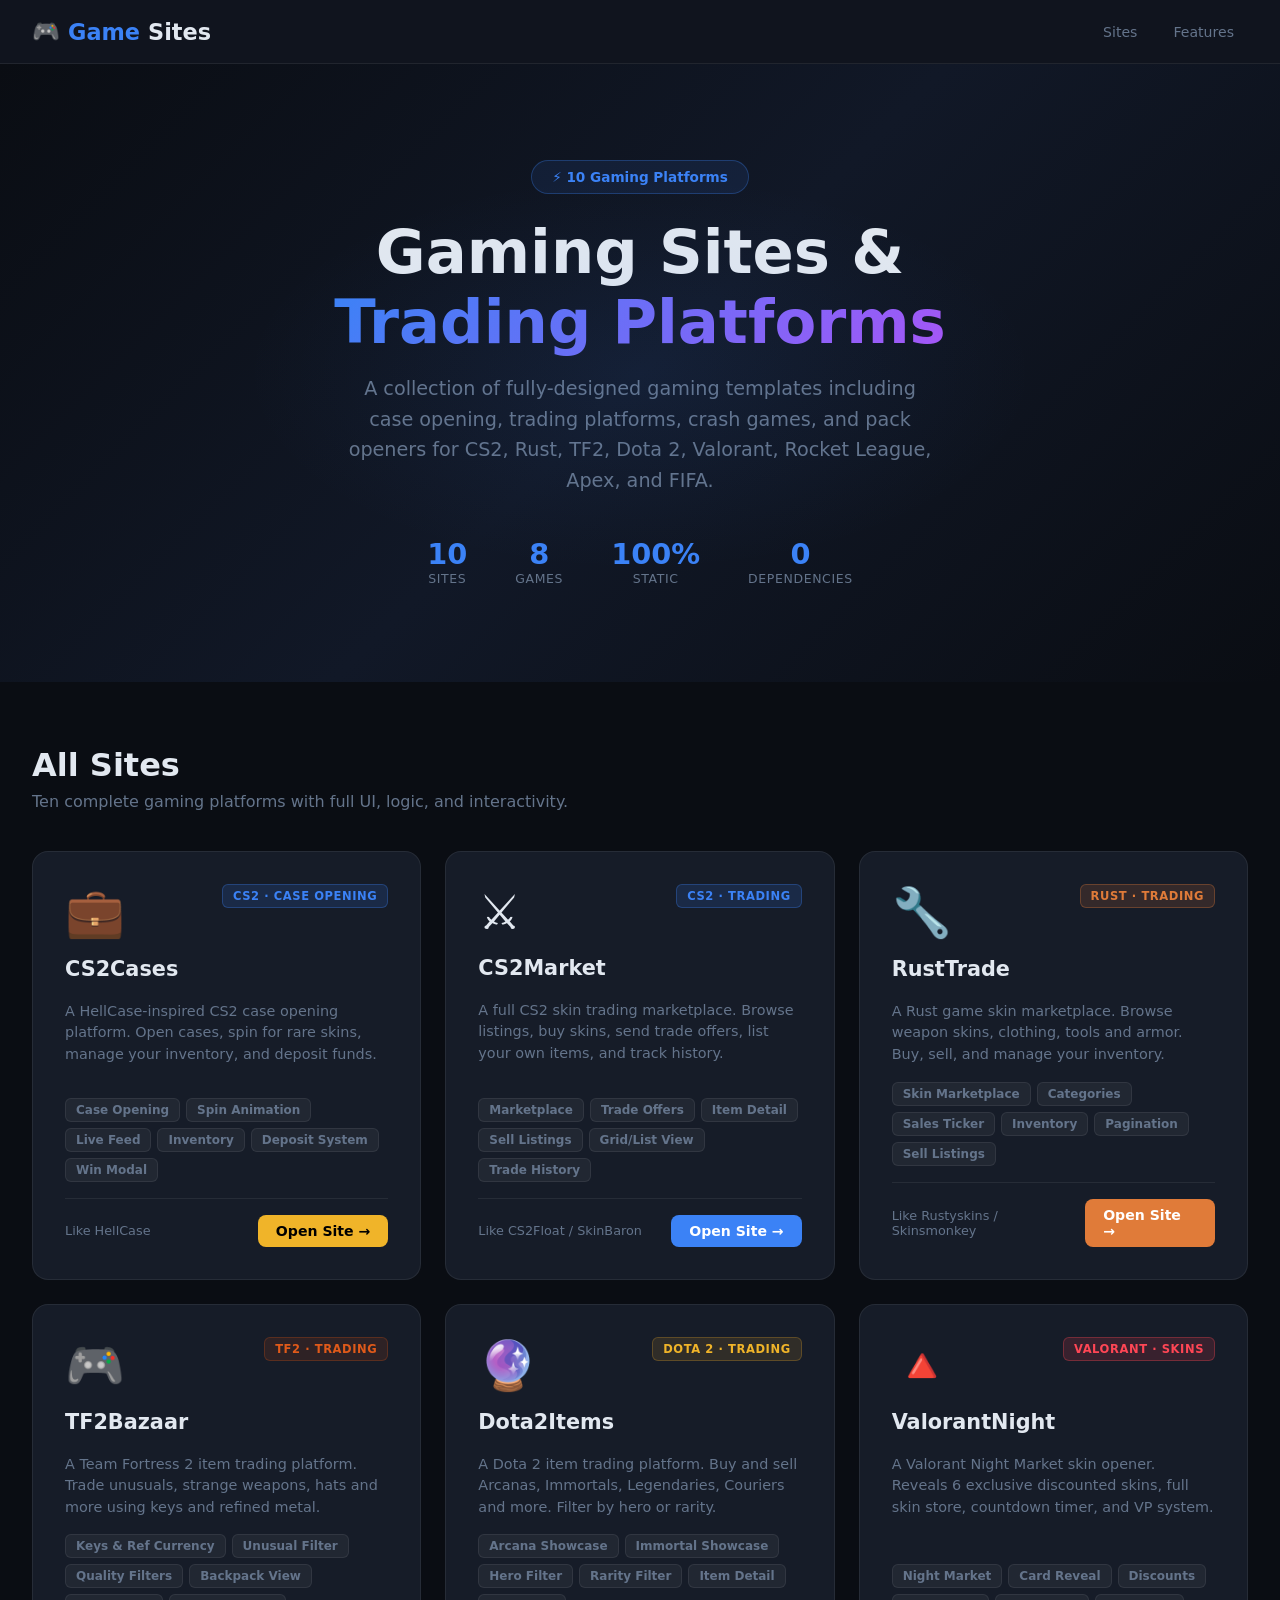
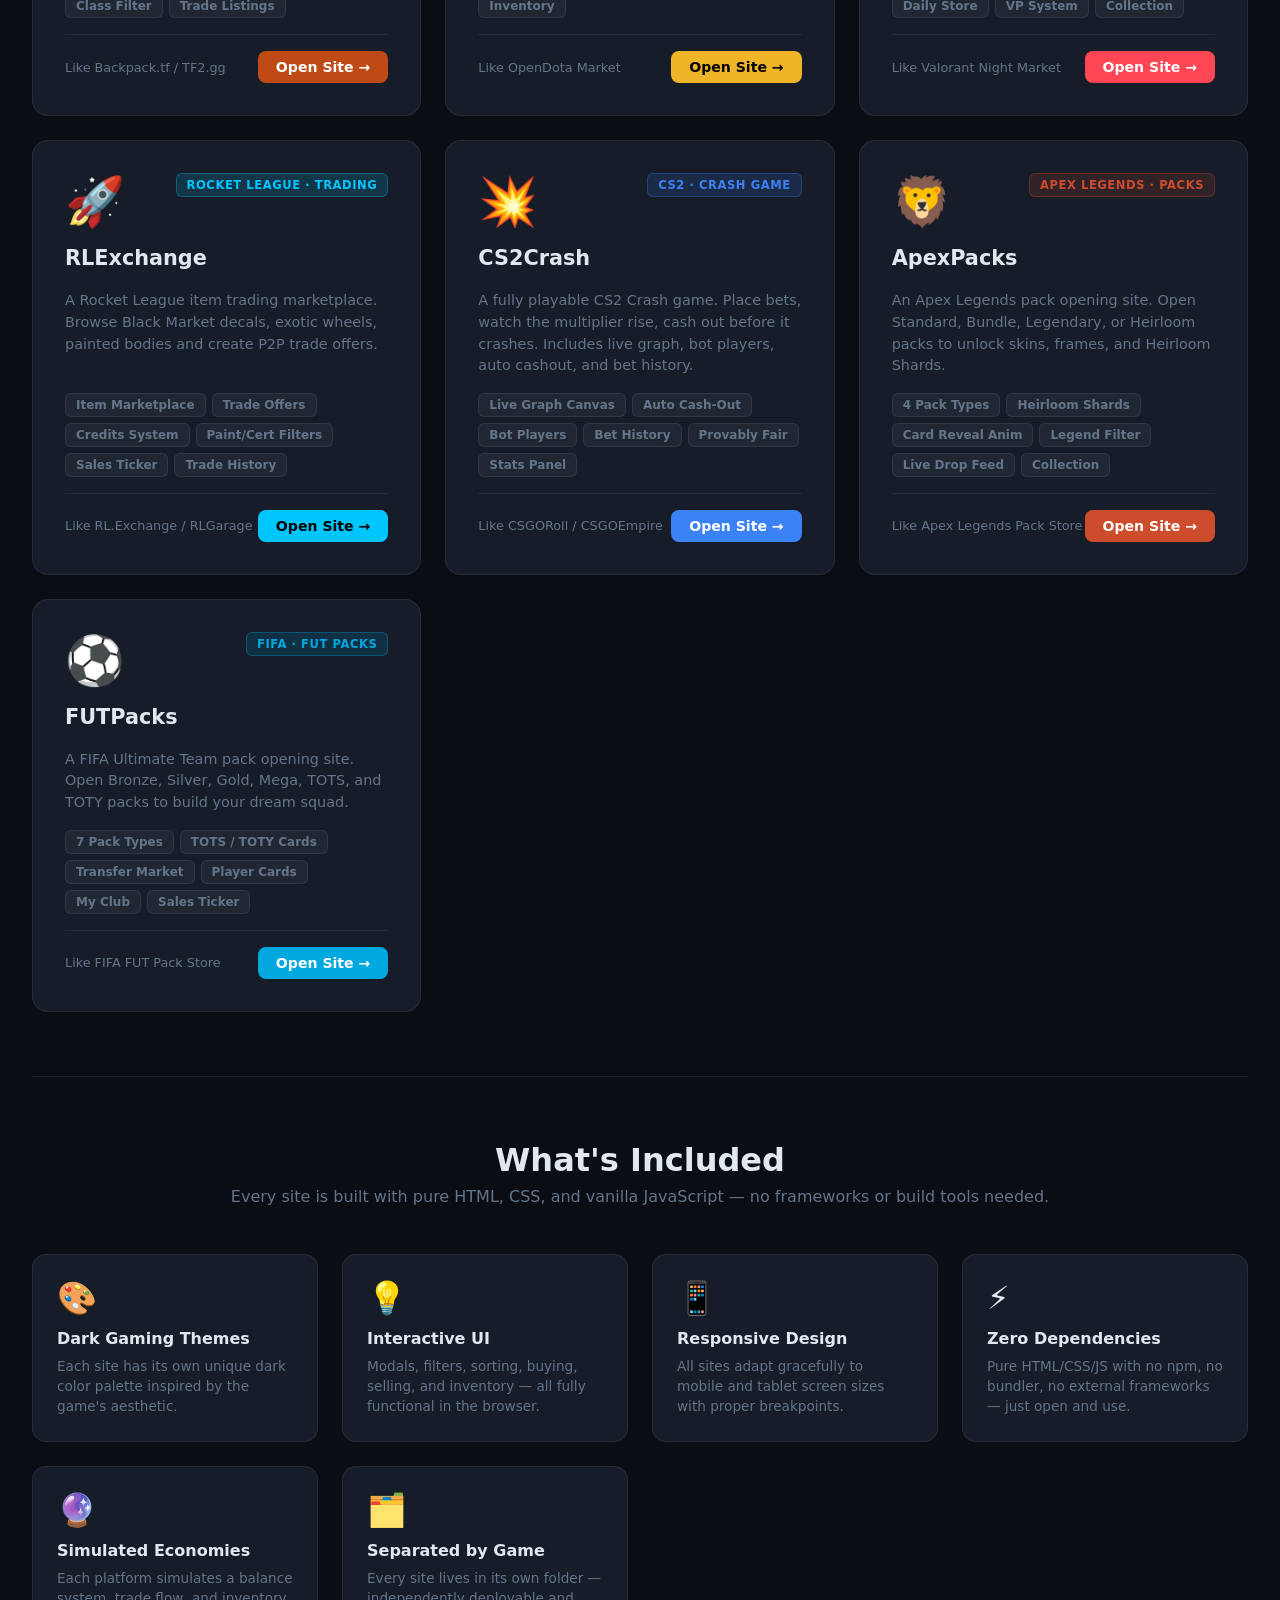
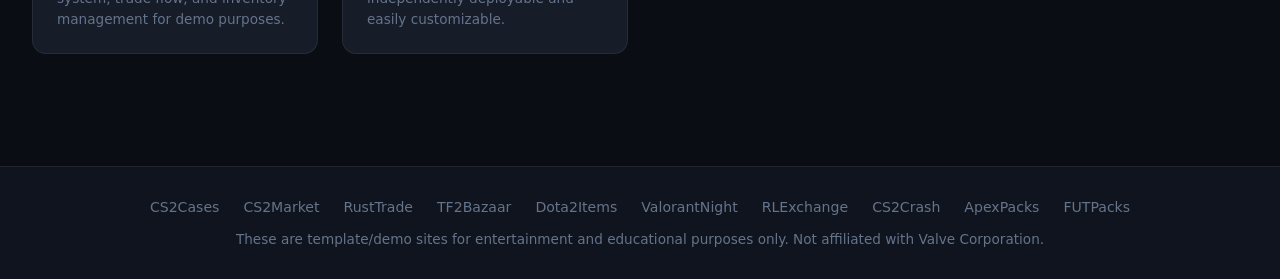
<file: index.html>
<!DOCTYPE html>
<html lang="en">
<head>
  <meta charset="UTF-8" />
  <meta name="viewport" content="width=device-width, initial-scale=1.0" />
  <title>GameSites Hub – Gaming Sites & Trading Platforms</title>
  <style>
    :root {
      --bg: #0a0d13;
      --bg2: #10141e;
      --card: #161c28;
      --border: rgba(255,255,255,0.07);
      --text: #e2e8f0;
      --muted: #64748b;
      --accent: #3b82f6;
      --gold: #f0b429;
      --purple: #a855f7;
      --green: #22c55e;
      --red: #ef4444;
      --orange: #e07b39;
    }
    * { margin:0; padding:0; box-sizing:border-box; }
    body { background:var(--bg); color:var(--text); font-family:'Segoe UI',system-ui,sans-serif; min-height:100vh; }

    /* NAV */
    nav {
      background:var(--bg2); border-bottom:1px solid var(--border);
      padding:0 2rem; height:64px; display:flex; align-items:center; justify-content:space-between;
      position:sticky; top:0; z-index:100;
    }
    .nav-logo { font-size:1.4rem; font-weight:800; display:flex; align-items:center; gap:8px; }
    .nav-logo span { color:var(--accent); }
    .nav-links { display:flex; gap:8px; }
    .nav-links a { color:var(--muted); text-decoration:none; padding:7px 14px; border-radius:8px; font-size:0.88rem; font-weight:500; transition:0.2s; }
    .nav-links a:hover { color:var(--text); background:rgba(255,255,255,0.05); }

    /* HERO */
    .hero {
      padding:6rem 3rem;
      background:linear-gradient(135deg,#0a0d13 0%,#111827 50%,#0a0d13 100%);
      text-align:center; position:relative; overflow:hidden;
    }
    .hero::before {
      content:''; position:absolute; top:50%; left:50%; transform:translate(-50%,-50%);
      width:800px; height:400px;
      background:radial-gradient(ellipse,rgba(59,130,246,0.08) 0%,transparent 70%);
      pointer-events:none;
    }
    .hero-badge {
      display:inline-flex; align-items:center; gap:8px;
      background:rgba(59,130,246,0.1); border:1px solid rgba(59,130,246,0.3);
      color:var(--accent); padding:8px 20px; border-radius:30px;
      font-size:0.85rem; font-weight:700; margin-bottom:1.5rem;
    }
    .hero h1 { font-size:3.8rem; font-weight:800; margin-bottom:1rem; line-height:1.15; }
    .gradient { background:linear-gradient(135deg,var(--accent),var(--purple)); -webkit-background-clip:text; -webkit-text-fill-color:transparent; background-clip:text; }
    .hero p { font-size:1.2rem; color:var(--muted); max-width:600px; margin:0 auto 2.5rem; line-height:1.6; }
    .hero-stats { display:flex; justify-content:center; gap:3rem; }
    .hstat { display:flex; flex-direction:column; align-items:center; }
    .hstat-v { font-size:1.8rem; font-weight:800; color:var(--accent); }
    .hstat-l { font-size:0.78rem; color:var(--muted); text-transform:uppercase; letter-spacing:0.05em; }

    /* SITES GRID */
    .sites-section {
      max-width:1300px; margin:0 auto; padding:4rem 2rem;
    }
    .sites-section h2 {
      font-size:2rem; font-weight:800; margin-bottom:0.5rem;
    }
    .sites-section p.lead { font-size:1rem; color:var(--muted); margin-bottom:2.5rem; }
    .sites-grid {
      display:grid;
      grid-template-columns:repeat(auto-fill,minmax(340px,1fr));
      gap:1.5rem;
    }
    .site-card {
      background:var(--card); border:1px solid var(--border); border-radius:16px;
      padding:2rem; text-decoration:none; color:inherit;
      transition:0.2s; display:flex; flex-direction:column; gap:1rem;
      position:relative; overflow:hidden;
    }
    .site-card:hover {
      transform:translateY(-4px); box-shadow:0 16px 40px rgba(0,0,0,0.5);
      border-color:rgba(255,255,255,0.15);
    }
    .site-card-icon { font-size:3rem; }
    .site-card-header { display:flex; align-items:flex-start; justify-content:space-between; gap:1rem; }
    .site-card-badge {
      padding:4px 10px; border-radius:6px; font-size:0.72rem; font-weight:700;
      text-transform:uppercase; letter-spacing:0.05em; white-space:nowrap;
    }
    .badge-cs2 { background:rgba(59,130,246,0.15); color:var(--accent); border:1px solid rgba(59,130,246,0.3); }
    .badge-rust { background:rgba(224,123,57,0.15); color:var(--orange); border:1px solid rgba(224,123,57,0.3); }
    .badge-tf2 { background:rgba(190,75,21,0.15); color:#e05a1a; border:1px solid rgba(190,75,21,0.3); }
    .badge-dota2 { background:rgba(200,147,42,0.15); color:var(--gold); border:1px solid rgba(200,147,42,0.3); }
    .badge-valorant { background:rgba(255,70,85,0.15); color:#ff4655; border:1px solid rgba(255,70,85,0.3); }
    .badge-rl { background:rgba(0,198,255,0.15); color:#00c6ff; border:1px solid rgba(0,198,255,0.3); }
    .badge-crash { background:rgba(59,130,246,0.15); color:var(--accent); border:1px solid rgba(59,130,246,0.3); }
    .badge-apex { background:rgba(205,76,44,0.15); color:#cd4c2c; border:1px solid rgba(205,76,44,0.3); }
    .badge-fifa { background:rgba(0,168,224,0.15); color:#00a8e0; border:1px solid rgba(0,168,224,0.3); }

    .site-card h3 { font-size:1.3rem; font-weight:800; margin-bottom:0.25rem; }
    .site-card p { font-size:0.9rem; color:var(--muted); line-height:1.5; flex:1; }
    .site-card-features { display:flex; flex-wrap:wrap; gap:6px; }
    .feature-tag {
      background:rgba(255,255,255,0.05); border:1px solid var(--border);
      color:var(--muted); padding:4px 10px; border-radius:6px; font-size:0.75rem; font-weight:600;
    }
    .site-card-cta {
      display:flex; align-items:center; justify-content:space-between;
      padding-top:1rem; border-top:1px solid var(--border);
    }
    .cta-btn {
      display:inline-flex; align-items:center; gap:6px;
      font-weight:700; font-size:0.88rem; padding:8px 18px;
      border-radius:8px; text-decoration:none; transition:0.2s;
    }
    .cs2-case-cta { background:var(--gold); color:#000; }
    .cs2-trade-cta { background:var(--accent); color:#fff; }
    .rust-cta { background:var(--orange); color:#fff; }
    .tf2-cta { background:#be4b15; color:#fff; }
    .dota2-cta { background:var(--gold); color:#000; }
    .valorant-cta { background:#ff4655; color:#fff; }
    .rl-cta { background:#00c6ff; color:#000; }
    .crash-cta { background:var(--accent); color:#fff; }
    .apex-cta { background:#cd4c2c; color:#fff; }
    .fifa-cta { background:#00a8e0; color:#fff; }
    .cta-btn:hover { transform:scale(1.05); }
    .site-type-label { font-size:0.8rem; color:var(--muted); }

    /* DIVIDER */
    .section-divider { border:none; border-top:1px solid var(--border); margin:0 2rem; }

    /* FEATURES SECTION */
    .features-section { max-width:1300px; margin:0 auto; padding:4rem 2rem; text-align:center; }
    .features-section h2 { font-size:2rem; font-weight:800; margin-bottom:0.5rem; }
    .features-section p.lead { color:var(--muted); margin-bottom:3rem; }
    .features-grid { display:grid; grid-template-columns:repeat(auto-fill,minmax(240px,1fr)); gap:1.5rem; }
    .feature-card { background:var(--card); border:1px solid var(--border); border-radius:14px; padding:1.5rem; text-align:left; }
    .feature-card-icon { font-size:2rem; margin-bottom:0.75rem; display:block; }
    .feature-card h4 { font-size:1rem; font-weight:800; margin-bottom:0.5rem; }
    .feature-card p { font-size:0.85rem; color:var(--muted); line-height:1.5; }

    /* FOOTER */
    footer { background:var(--bg2); border-top:1px solid var(--border); padding:2rem 3rem; text-align:center; margin-top:3rem; }
    footer p { color:var(--muted); font-size:0.85rem; }
    .footer-links { display:flex; justify-content:center; gap:1.5rem; margin-bottom:1rem; }
    .footer-links a { color:var(--muted); text-decoration:none; font-size:0.88rem; transition:0.2s; }
    .footer-links a:hover { color:var(--text); }

    @media(max-width:768px) {
      .hero h1 { font-size:2.5rem; }
      .hero { padding:4rem 1.5rem; }
      .sites-section { padding:2.5rem 1.5rem; }
      .hero-stats { flex-wrap:wrap; gap:1.5rem; }
    }
  </style>
</head>
<body>
  <nav>
    <div class="nav-logo">🎮 <span>Game</span>Sites</div>
    <div class="nav-links">
      <a href="#sites">Sites</a>
      <a href="#features">Features</a>
    </div>
  </nav>

  <section class="hero">
    <div class="hero-badge">⚡ 10 Gaming Platforms</div>
    <h1>Gaming Sites &<br><span class="gradient">Trading Platforms</span></h1>
    <p>A collection of fully-designed gaming templates including case opening, trading platforms, crash games, and pack openers for CS2, Rust, TF2, Dota 2, Valorant, Rocket League, Apex, and FIFA.</p>
    <div class="hero-stats">
      <div class="hstat"><span class="hstat-v">10</span><span class="hstat-l">Sites</span></div>
      <div class="hstat"><span class="hstat-v">8</span><span class="hstat-l">Games</span></div>
      <div class="hstat"><span class="hstat-v">100%</span><span class="hstat-l">Static</span></div>
      <div class="hstat"><span class="hstat-v">0</span><span class="hstat-l">Dependencies</span></div>
    </div>
  </section>

  <section class="sites-section" id="sites">
    <h2>All Sites</h2>
    <p class="lead">Ten complete gaming platforms with full UI, logic, and interactivity.</p>
    <div class="sites-grid">

      <!-- CS2 Cases -->
      <a class="site-card" href="cs2-cases/index.html">
        <div class="site-card-header">
          <div class="site-card-icon">💼</div>
          <span class="site-card-badge badge-cs2">CS2 · Case Opening</span>
        </div>
        <h3>CS2Cases</h3>
        <p>A HellCase-inspired CS2 case opening platform. Open cases, spin for rare skins, manage your inventory, and deposit funds.</p>
        <div class="site-card-features">
          <span class="feature-tag">Case Opening</span>
          <span class="feature-tag">Spin Animation</span>
          <span class="feature-tag">Live Feed</span>
          <span class="feature-tag">Inventory</span>
          <span class="feature-tag">Deposit System</span>
          <span class="feature-tag">Win Modal</span>
        </div>
        <div class="site-card-cta">
          <span class="site-type-label">Like HellCase</span>
          <span class="cta-btn cs2-case-cta">Open Site →</span>
        </div>
      </a>

      <!-- CS2 Trading -->
      <a class="site-card" href="cs2-trading/index.html">
        <div class="site-card-header">
          <div class="site-card-icon">⚔️</div>
          <span class="site-card-badge badge-cs2">CS2 · Trading</span>
        </div>
        <h3>CS2Market</h3>
        <p>A full CS2 skin trading marketplace. Browse listings, buy skins, send trade offers, list your own items, and track history.</p>
        <div class="site-card-features">
          <span class="feature-tag">Marketplace</span>
          <span class="feature-tag">Trade Offers</span>
          <span class="feature-tag">Item Detail</span>
          <span class="feature-tag">Sell Listings</span>
          <span class="feature-tag">Grid/List View</span>
          <span class="feature-tag">Trade History</span>
        </div>
        <div class="site-card-cta">
          <span class="site-type-label">Like CS2Float / SkinBaron</span>
          <span class="cta-btn cs2-trade-cta">Open Site →</span>
        </div>
      </a>

      <!-- Rust Trading -->
      <a class="site-card" href="rust-trading/index.html">
        <div class="site-card-header">
          <div class="site-card-icon">🔧</div>
          <span class="site-card-badge badge-rust">Rust · Trading</span>
        </div>
        <h3>RustTrade</h3>
        <p>A Rust game skin marketplace. Browse weapon skins, clothing, tools and armor. Buy, sell, and manage your inventory.</p>
        <div class="site-card-features">
          <span class="feature-tag">Skin Marketplace</span>
          <span class="feature-tag">Categories</span>
          <span class="feature-tag">Sales Ticker</span>
          <span class="feature-tag">Inventory</span>
          <span class="feature-tag">Pagination</span>
          <span class="feature-tag">Sell Listings</span>
        </div>
        <div class="site-card-cta">
          <span class="site-type-label">Like Rustyskins / Skinsmonkey</span>
          <span class="cta-btn rust-cta">Open Site →</span>
        </div>
      </a>

      <!-- TF2 Trading -->
      <a class="site-card" href="tf2-trading/index.html">
        <div class="site-card-header">
          <div class="site-card-icon">🎮</div>
          <span class="site-card-badge badge-tf2">TF2 · Trading</span>
        </div>
        <h3>TF2Bazaar</h3>
        <p>A Team Fortress 2 item trading platform. Trade unusuals, strange weapons, hats and more using keys and refined metal.</p>
        <div class="site-card-features">
          <span class="feature-tag">Keys & Ref Currency</span>
          <span class="feature-tag">Unusual Filter</span>
          <span class="feature-tag">Quality Filters</span>
          <span class="feature-tag">Backpack View</span>
          <span class="feature-tag">Class Filter</span>
          <span class="feature-tag">Trade Listings</span>
        </div>
        <div class="site-card-cta">
          <span class="site-type-label">Like Backpack.tf / TF2.gg</span>
          <span class="cta-btn tf2-cta">Open Site →</span>
        </div>
      </a>

      <!-- Dota 2 Trading -->
      <a class="site-card" href="dota2-trading/index.html">
        <div class="site-card-header">
          <div class="site-card-icon">🔮</div>
          <span class="site-card-badge badge-dota2">Dota 2 · Trading</span>
        </div>
        <h3>Dota2Items</h3>
        <p>A Dota 2 item trading platform. Buy and sell Arcanas, Immortals, Legendaries, Couriers and more. Filter by hero or rarity.</p>
        <div class="site-card-features">
          <span class="feature-tag">Arcana Showcase</span>
          <span class="feature-tag">Immortal Showcase</span>
          <span class="feature-tag">Hero Filter</span>
          <span class="feature-tag">Rarity Filter</span>
          <span class="feature-tag">Item Detail</span>
          <span class="feature-tag">Inventory</span>
        </div>
        <div class="site-card-cta">
          <span class="site-type-label">Like OpenDota Market</span>
          <span class="cta-btn dota2-cta">Open Site →</span>
        </div>
      </a>

      <!-- Valorant Night Market -->
      <a class="site-card" href="valorant-cases/index.html">
        <div class="site-card-header">
          <div class="site-card-icon">🔺</div>
          <span class="site-card-badge badge-valorant">Valorant · Skins</span>
        </div>
        <h3>ValorantNight</h3>
        <p>A Valorant Night Market skin opener. Reveals 6 exclusive discounted skins, full skin store, countdown timer, and VP system.</p>
        <div class="site-card-features">
          <span class="feature-tag">Night Market</span>
          <span class="feature-tag">Card Reveal</span>
          <span class="feature-tag">Discounts</span>
          <span class="feature-tag">Daily Store</span>
          <span class="feature-tag">VP System</span>
          <span class="feature-tag">Collection</span>
        </div>
        <div class="site-card-cta">
          <span class="site-type-label">Like Valorant Night Market</span>
          <span class="cta-btn valorant-cta">Open Site →</span>
        </div>
      </a>

      <!-- Rocket League Trading -->
      <a class="site-card" href="rl-trading/index.html">
        <div class="site-card-header">
          <div class="site-card-icon">🚀</div>
          <span class="site-card-badge badge-rl">Rocket League · Trading</span>
        </div>
        <h3>RLExchange</h3>
        <p>A Rocket League item trading marketplace. Browse Black Market decals, exotic wheels, painted bodies and create P2P trade offers.</p>
        <div class="site-card-features">
          <span class="feature-tag">Item Marketplace</span>
          <span class="feature-tag">Trade Offers</span>
          <span class="feature-tag">Credits System</span>
          <span class="feature-tag">Paint/Cert Filters</span>
          <span class="feature-tag">Sales Ticker</span>
          <span class="feature-tag">Trade History</span>
        </div>
        <div class="site-card-cta">
          <span class="site-type-label">Like RL.Exchange / RLGarage</span>
          <span class="cta-btn rl-cta">Open Site →</span>
        </div>
      </a>

      <!-- CS2 Crash -->
      <a class="site-card" href="cs2-crash/index.html">
        <div class="site-card-header">
          <div class="site-card-icon">💥</div>
          <span class="site-card-badge badge-crash">CS2 · Crash Game</span>
        </div>
        <h3>CS2Crash</h3>
        <p>A fully playable CS2 Crash game. Place bets, watch the multiplier rise, cash out before it crashes. Includes live graph, bot players, auto cashout, and bet history.</p>
        <div class="site-card-features">
          <span class="feature-tag">Live Graph Canvas</span>
          <span class="feature-tag">Auto Cash-Out</span>
          <span class="feature-tag">Bot Players</span>
          <span class="feature-tag">Bet History</span>
          <span class="feature-tag">Provably Fair</span>
          <span class="feature-tag">Stats Panel</span>
        </div>
        <div class="site-card-cta">
          <span class="site-type-label">Like CSGORoll / CSGOEmpire</span>
          <span class="cta-btn crash-cta">Open Site →</span>
        </div>
      </a>

      <!-- Apex Packs -->
      <a class="site-card" href="apex-packs/index.html">
        <div class="site-card-header">
          <div class="site-card-icon">🦁</div>
          <span class="site-card-badge badge-apex">Apex Legends · Packs</span>
        </div>
        <h3>ApexPacks</h3>
        <p>An Apex Legends pack opening site. Open Standard, Bundle, Legendary, or Heirloom packs to unlock skins, frames, and Heirloom Shards.</p>
        <div class="site-card-features">
          <span class="feature-tag">4 Pack Types</span>
          <span class="feature-tag">Heirloom Shards</span>
          <span class="feature-tag">Card Reveal Anim</span>
          <span class="feature-tag">Legend Filter</span>
          <span class="feature-tag">Live Drop Feed</span>
          <span class="feature-tag">Collection</span>
        </div>
        <div class="site-card-cta">
          <span class="site-type-label">Like Apex Legends Pack Store</span>
          <span class="cta-btn apex-cta">Open Site →</span>
        </div>
      </a>

      <!-- FIFA FUT Packs -->
      <a class="site-card" href="fifa-packs/index.html">
        <div class="site-card-header">
          <div class="site-card-icon">⚽</div>
          <span class="site-card-badge badge-fifa">FIFA · FUT Packs</span>
        </div>
        <h3>FUTPacks</h3>
        <p>A FIFA Ultimate Team pack opening site. Open Bronze, Silver, Gold, Mega, TOTS, and TOTY packs to build your dream squad.</p>
        <div class="site-card-features">
          <span class="feature-tag">7 Pack Types</span>
          <span class="feature-tag">TOTS / TOTY Cards</span>
          <span class="feature-tag">Transfer Market</span>
          <span class="feature-tag">Player Cards</span>
          <span class="feature-tag">My Club</span>
          <span class="feature-tag">Sales Ticker</span>
        </div>
        <div class="site-card-cta">
          <span class="site-type-label">Like FIFA FUT Pack Store</span>
          <span class="cta-btn fifa-cta">Open Site →</span>
        </div>
      </a>

    </div>
  </section>

  <hr class="section-divider" />

  <section class="features-section" id="features">
    <h2>What's Included</h2>
    <p class="lead">Every site is built with pure HTML, CSS, and vanilla JavaScript — no frameworks or build tools needed.</p>
    <div class="features-grid">
      <div class="feature-card">
        <span class="feature-card-icon">🎨</span>
        <h4>Dark Gaming Themes</h4>
        <p>Each site has its own unique dark color palette inspired by the game's aesthetic.</p>
      </div>
      <div class="feature-card">
        <span class="feature-card-icon">💡</span>
        <h4>Interactive UI</h4>
        <p>Modals, filters, sorting, buying, selling, and inventory — all fully functional in the browser.</p>
      </div>
      <div class="feature-card">
        <span class="feature-card-icon">📱</span>
        <h4>Responsive Design</h4>
        <p>All sites adapt gracefully to mobile and tablet screen sizes with proper breakpoints.</p>
      </div>
      <div class="feature-card">
        <span class="feature-card-icon">⚡</span>
        <h4>Zero Dependencies</h4>
        <p>Pure HTML/CSS/JS with no npm, no bundler, no external frameworks — just open and use.</p>
      </div>
      <div class="feature-card">
        <span class="feature-card-icon">🔮</span>
        <h4>Simulated Economies</h4>
        <p>Each platform simulates a balance system, trade flow, and inventory management for demo purposes.</p>
      </div>
      <div class="feature-card">
        <span class="feature-card-icon">🗂️</span>
        <h4>Separated by Game</h4>
        <p>Every site lives in its own folder — independently deployable and easily customizable.</p>
      </div>
    </div>
  </section>

  <footer>
    <div class="footer-links">
      <a href="cs2-cases/index.html">CS2Cases</a>
      <a href="cs2-trading/index.html">CS2Market</a>
      <a href="rust-trading/index.html">RustTrade</a>
      <a href="tf2-trading/index.html">TF2Bazaar</a>
      <a href="dota2-trading/index.html">Dota2Items</a>
      <a href="valorant-cases/index.html">ValorantNight</a>
      <a href="rl-trading/index.html">RLExchange</a>
      <a href="cs2-crash/index.html">CS2Crash</a>
      <a href="apex-packs/index.html">ApexPacks</a>
      <a href="fifa-packs/index.html">FUTPacks</a>
    </div>
    <p>These are template/demo sites for entertainment and educational purposes only. Not affiliated with Valve Corporation.</p>
  </footer>
</body>
</html>
</file>
